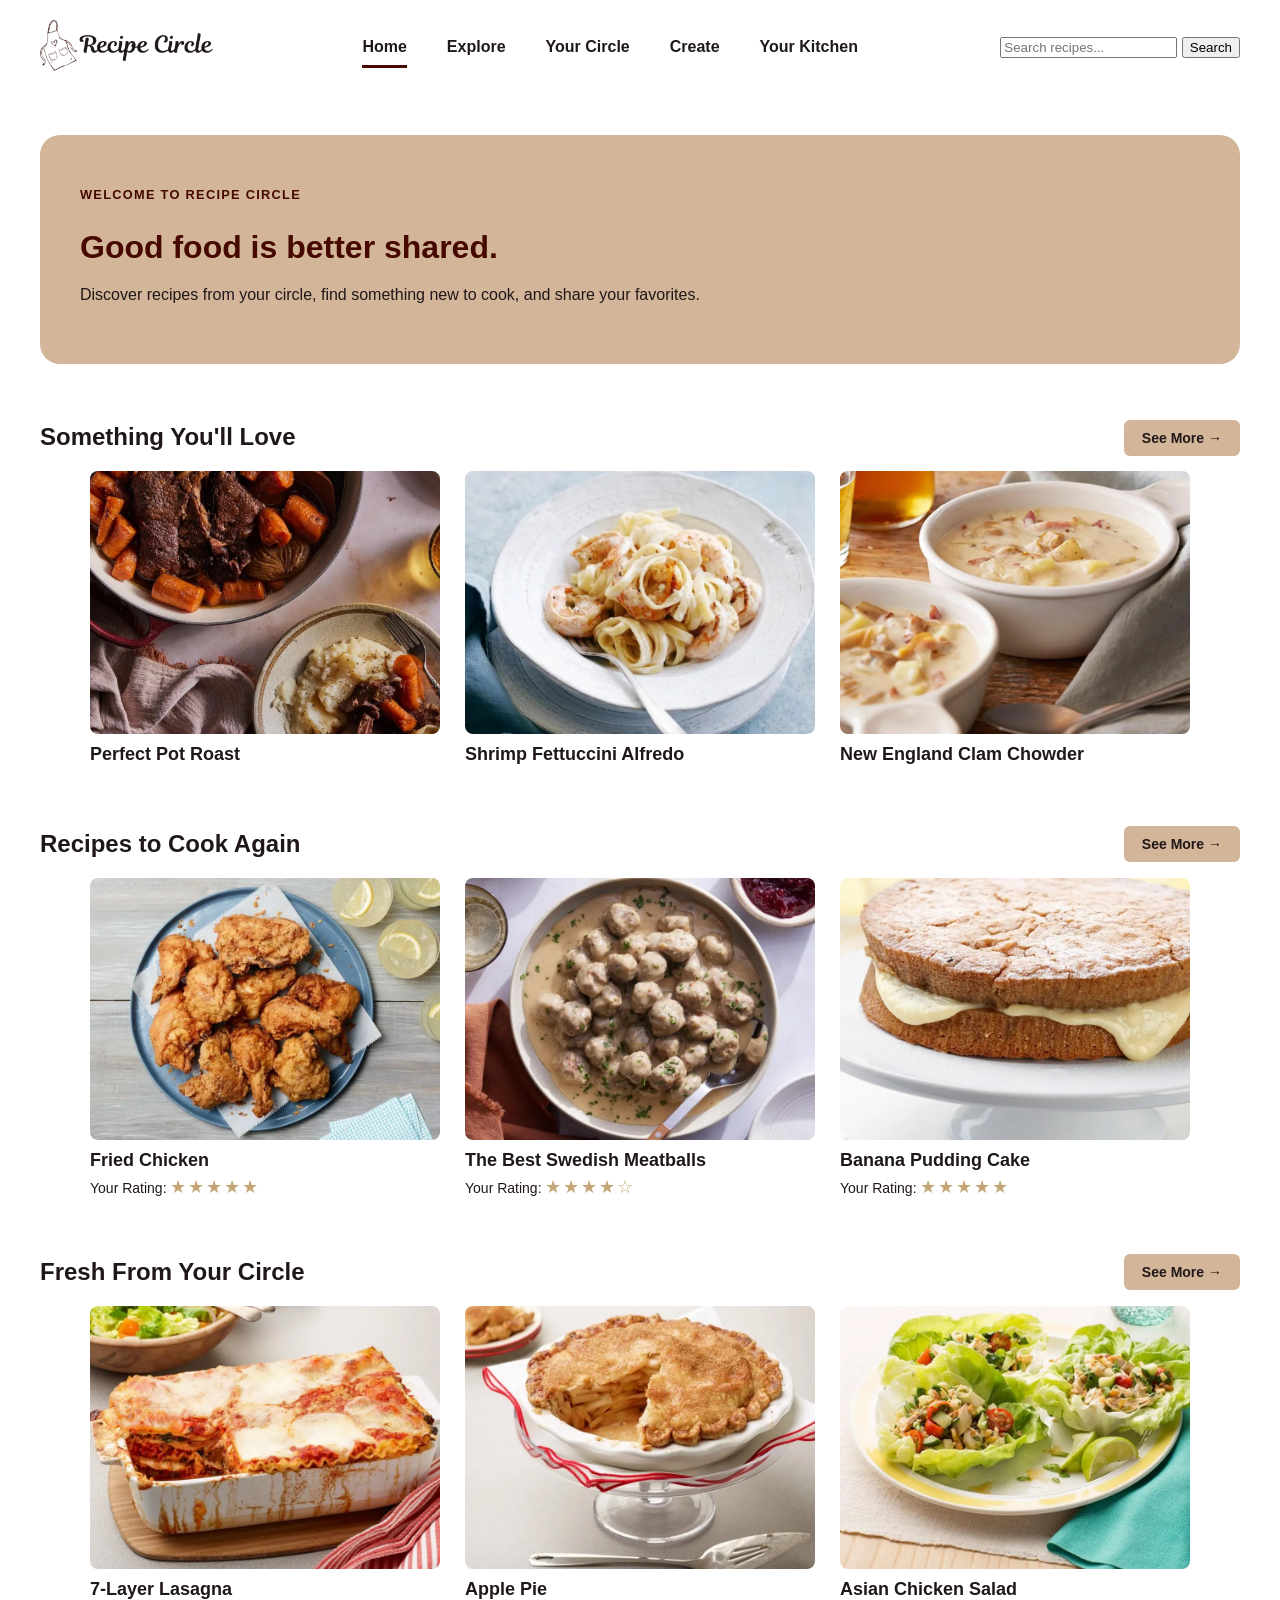
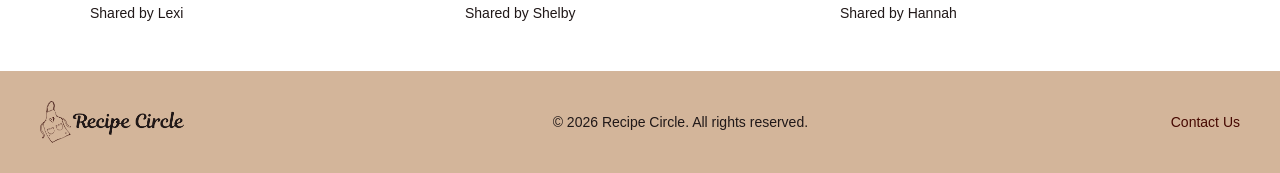
<file: index.html>
<!doctype html>
<html lang="en">
  <head>
    <meta charset="UTF-8" />
    <meta name="viewport" content="width=device-width, initial-scale=1.0" />
    <title>Recipe Circle | Home</title>
    <link rel="stylesheet" href="style.css" />
  </head>
  <body>
    <header>
      <div class="header-content">
        <a href="index.html">
          <img src="Images/logo.png" alt="Recipe Circle Logo" />
        </a>

        <nav>
          <ul>
            <li>
              <a href="index.html" class="active" aria-current="page">Home</a>
            </li>
            <li><a href="explore.html">Explore</a></li>
            <li><a href="yourcircle.html">Your Circle</a></li>
            <li><a href="create.html">Create</a></li>
            <li><a href="yourkitchen.html">Your Kitchen</a></li>
          </ul>
        </nav>

        <form action="#" method="get" class="search-form">
          <input type="search" name="search" placeholder="Search recipes..." />
          <button type="submit">Search</button>
        </form>
      </div>
    </header>

    <main>
      <section class="welcome-section">
        <p class="welcome-label">WELCOME TO RECIPE CIRCLE</p>

        <h1>Good food is better shared.</h1>

        <p class="welcome-description">
          Discover recipes from your circle, find something new to cook, and
          share your favorites.
        </p>
      </section>

      <!-- Something You'll Love -->
      <section class="recipe-section">
        <div class="section-heading">
          <h2>Something You'll Love</h2>
          <a href="explore.html" class="see-more">See More →</a>
        </div>

        <div class="recipe-grid">
          <article class="recipe-card">
            <div class="recipe-image">
              <img
                src="Images/Perfect Pot Roast.jpeg"
                alt="Perfect Pot Roast"
              />
            </div>
            <h3>Perfect Pot Roast</h3>
          </article>

          <article class="recipe-card">
            <div class="recipe-image">
              <img
                src="Images/Shrimp Fettuccini Alfredo.jpeg"
                alt="Shrimp Fettuccini Alfredo"
              />
            </div>
            <h3>Shrimp Fettuccini Alfredo</h3>
          </article>

          <article class="recipe-card">
            <div class="recipe-image">
              <img
                src="Images/New England Clam Chowder.jpeg"
                alt="New England Clam Chowder"
              />
            </div>
            <h3>New England Clam Chowder</h3>
          </article>
        </div>
      </section>

      <!-- Recipes to Cook Again -->
      <section class="recipe-section">
        <div class="section-heading">
          <h2>Recipes to Cook Again</h2>
          <a href="yourkitchen.html" class="see-more">See More →</a>
        </div>

        <div class="recipe-grid">
          <article class="recipe-card">
            <div class="recipe-image">
              <img src="Images/Fried Chicken.jpeg" alt="Fried Chicken" />
            </div>
            <h3>Fried Chicken</h3>
            <p>Your Rating: <span class="stars">★★★★★</span></p>
          </article>

          <article class="recipe-card">
            <div class="recipe-image">
              <img
                src="Images/The Best Swedish Meatballs.jpeg"
                alt="The Best Swedish Meatballs"
              />
            </div>
            <h3>The Best Swedish Meatballs</h3>
            <p>Your Rating: <span class="stars">★★★★☆</span></p>
          </article>

          <article class="recipe-card">
            <div class="recipe-image">
              <img
                src="Images/Banana Pudding Cake.jpeg"
                alt="Banana Pudding Cake"
              />
            </div>
            <h3>Banana Pudding Cake</h3>
            <p>Your Rating: <span class="stars">★★★★★</span></p>
          </article>
        </div>
      </section>

      <!-- Fresh From Your Circle -->
      <section class="recipe-section">
        <div class="section-heading">
          <h2>Fresh From Your Circle</h2>
          <a href="yourcircle.html" class="see-more">See More →</a>
        </div>

        <div class="recipe-grid">
          <article class="recipe-card">
            <div class="recipe-image">
              <img src="Images/7-Layer Lasagna.jpeg" alt="7-Layer Lasagna" />
            </div>
            <h3>7-Layer Lasagna</h3>
            <p>Shared by Lexi</p>
          </article>

          <article class="recipe-card">
            <div class="recipe-image">
              <img src="Images/Apple Pie.jpeg" alt="Apple Pie" />
            </div>
            <h3>Apple Pie</h3>
            <p>Shared by Shelby</p>
          </article>

          <article class="recipe-card">
            <div class="recipe-image">
              <img
                src="Images/Asian Chicken Salad.jpeg"
                alt="Asian Chicken Salad"
              />
            </div>
            <h3>Asian Chicken Salad</h3>
            <p>Shared by Hannah</p>
          </article>
        </div>
      </section>
    </main>

    <footer>
      <div class="footer-content">
        <a href="index.html">
          <img
            src="Images/logo.png"
            alt="Recipe Circle Logo"
            class="footer-logo"
          />
        </a>
        <p>&copy; 2026 Recipe Circle. All rights reserved.</p>
        <a href="mailto:hello@recipecircle.com">Contact Us</a>
      </div>
    </footer>
  </body>
</html>
</file>
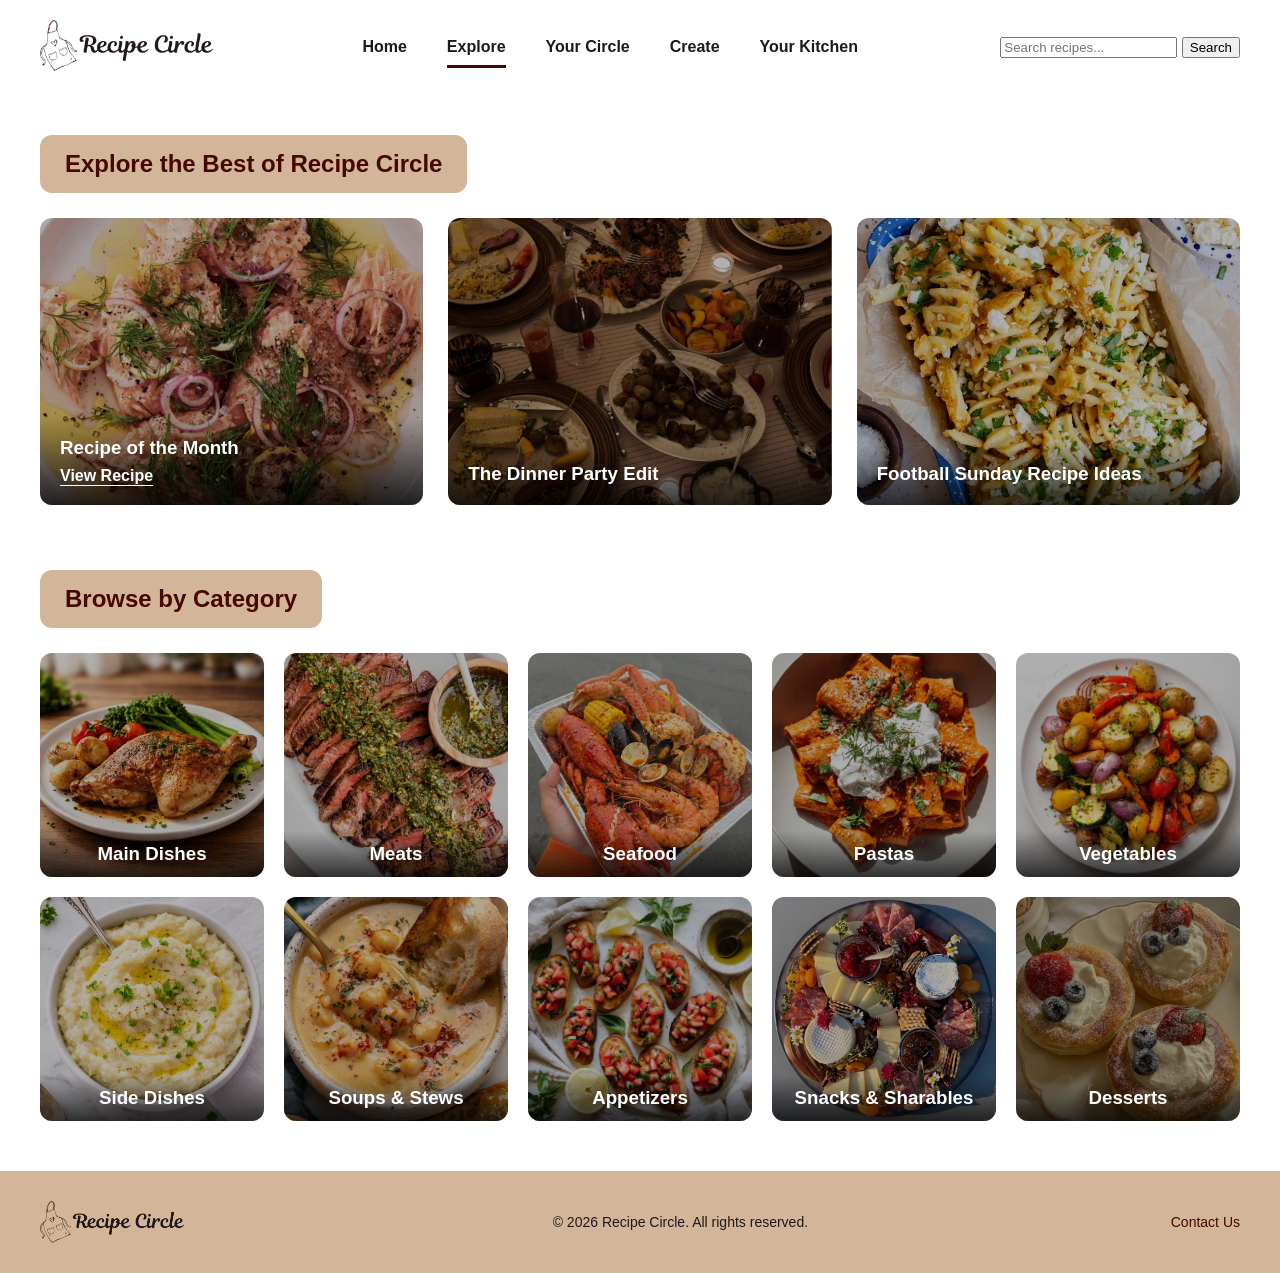
<file: explore.html>
<!doctype html>
<html lang="en">
  <head>
    <meta charset="UTF-8" />
    <meta name="viewport" content="width=device-width, initial-scale=1.0" />
    <title>Recipe Circle | Explore</title>
    <link rel="stylesheet" href="style.css" />
  </head>
  <body>
    <header>
      <div class="header-content">
        <a href="index.html">
          <img src="Images/logo.png" alt="Recipe Circle Logo" />
        </a>

        <nav>
          <ul>
            <li><a href="index.html">Home</a></li>
            <li>
              <a href="explore.html" class="active" aria-current="page"
                >Explore</a
              >
            </li>
            <li><a href="yourcircle.html">Your Circle</a></li>
            <li><a href="create.html">Create</a></li>
            <li><a href="yourkitchen.html">Your Kitchen</a></li>
          </ul>
        </nav>

        <form action="#" method="get" class="search-form">
          <input type="search" name="search" placeholder="Search recipes..." />
          <button type="submit">Search</button>
        </form>
      </div>
    </header>

    <main class="explore-main">
      <!-- Featured Section -->
      <section class="featured-section">
        <div class="explore-section-heading">
          <h1>Explore the Best of Recipe Circle</h1>
        </div>
        <div class="featured-grid">
          <article class="featured-card">
            <img
              src="Images/Alison Roman.jpeg"
              alt="Alison Roman's Buttered Salmon"
            />

            <div class="featured-card-content">
              <h3>Recipe of the Month</h3>
              <a
                href="https://www.alisoneroman.com/recipes/buttered-salmon/"
                target="_blank"
                rel="noopener noreferrer"
              >
                View Recipe
              </a>
            </div>
          </article>

          <article class="featured-card">
            <img src="Images/Dinner Party.jpeg" alt="Dinner party food" />
            <h3>The Dinner Party Edit</h3>
          </article>

          <article class="featured-card">
            <img src="Images/Football.jpeg" alt="Football Sunday food" />
            <h3>Football Sunday Recipe Ideas</h3>
          </article>
        </div>
      </section>

      <!-- Browse by Category Section -->
      <section class="category-section">
        <div class="explore-section-heading">
          <h2>Browse by Category</h2>
        </div>

        <div class="category-grid">
          <article class="category-card">
            <img src="Images/Main Dishes.jpeg" alt="Main Dishes" />
            <h3>Main Dishes</h3>
          </article>

          <article class="category-card">
            <img src="Images/Meats.jpeg" alt="Meats" />
            <h3>Meats</h3>
          </article>

          <article class="category-card">
            <img src="Images/Seafood.jpeg" alt="Seafood" />
            <h3>Seafood</h3>
          </article>

          <article class="category-card">
            <img src="Images/Pastas.jpeg" alt="Pastas" />
            <h3>Pastas</h3>
          </article>

          <article class="category-card">
            <img src="Images/Vegetables.jpeg" alt="Vegetables" />
            <h3>Vegetables</h3>
          </article>

          <article class="category-card">
            <img src="Images/Side Dishes.jpeg" alt="Side Dishes" />
            <h3>Side Dishes</h3>
          </article>

          <article class="category-card">
            <img src="Images/Soups &amp; Stews.jpeg" alt="Soups and Stews" />
            <h3>Soups &amp; Stews</h3>
          </article>

          <article class="category-card">
            <img src="Images/Appetizers.jpeg" alt="Appetizers" />
            <h3>Appetizers</h3>
          </article>

          <article class="category-card">
            <img
              src="Images/Snacks &amp; Sharables.jpeg"
              alt="Snacks and Sharables"
            />
            <h3>Snacks &amp; Sharables</h3>
          </article>

          <article class="category-card">
            <img src="Images/Desserts.jpeg" alt="Desserts" />
            <h3>Desserts</h3>
          </article>
        </div>
      </section>
    </main>

    <footer>
      <div class="footer-content">
        <a href="index.html">
          <img
            src="Images/logo.png"
            alt="Recipe Circle Logo"
            class="footer-logo"
          />
        </a>
        <p>&copy; 2026 Recipe Circle. All rights reserved.</p>
        <a href="mailto:hello@recipecircle.com">Contact Us</a>
      </div>
    </footer>
  </body>
</html>
</file>
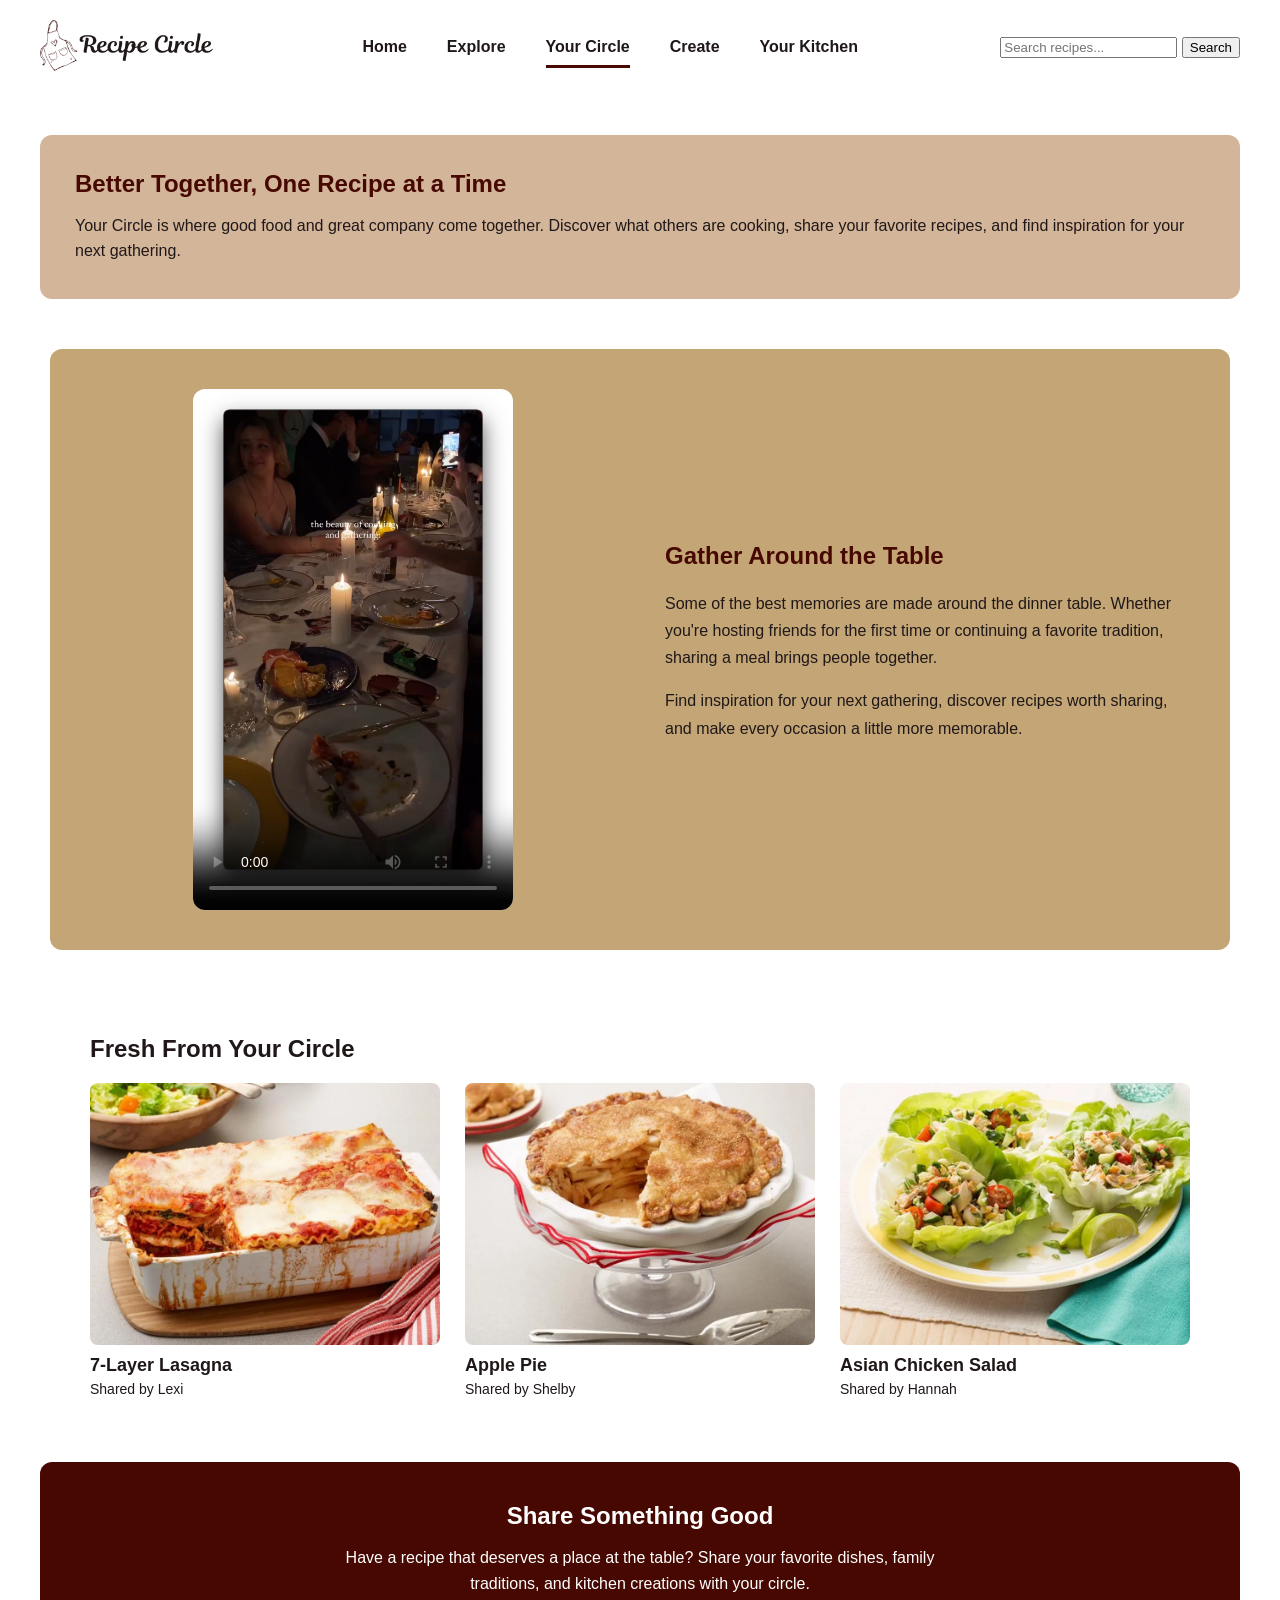
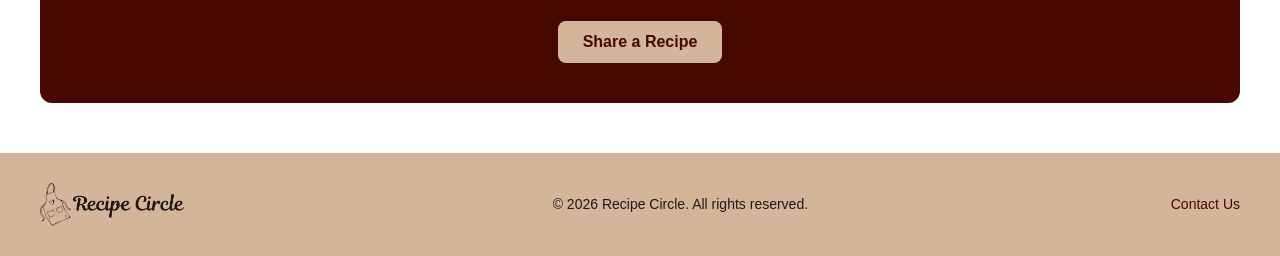
<file: yourcircle.html>
<!doctype html>
<html lang="en">
  <head>
    <meta charset="UTF-8" />
    <meta name="viewport" content="width=device-width, initial-scale=1.0" />
    <title>Recipe Circle | Your Circle</title>
    <link rel="stylesheet" href="style.css" />
  </head>
  <body>
    <header>
      <div class="header-content">
        <a href="index.html">
          <img src="Images/logo.png" alt="Recipe Circle Logo" />
        </a>

        <nav>
          <ul>
            <li><a href="index.html">Home</a></li>
            <li><a href="explore.html">Explore</a></li>
            <li>
              <a href="yourcircle.html" class="active" aria-current="page"
                >Your Circle</a
              >
            </li>
            <li><a href="create.html">Create</a></li>
            <li><a href="yourkitchen.html">Your Kitchen</a></li>
          </ul>
        </nav>

        <form action="#" method="get" class="search-form">
          <input type="search" name="search" placeholder="Search recipes..." />
          <button type="submit">Search</button>
        </form>
      </div>
    </header>

    <main class="yourcircle-main">
      <!-- Welcome Section -->
      <section class="circle-welcome">
        <h1>Better Together, One Recipe at a Time</h1>
        <p>
          Your Circle is where good food and great company come together.
          Discover what others are cooking, share your favorite recipes, and
          find inspiration for your next gathering.
        </p>
      </section>

      <!-- Gather Around the Table -->
      <section class="circle-video-section">
        <div class="circle-video">
          <video
            controls
            preload="metadata"
            poster="Images/Pic of Dinner Party Video .jpeg"
          >
            <source src="Videos/Dinner Party Video.mp4" type="video/mp4" />
            Your browser does not support HTML5 video.
          </video>
        </div>

        <div class="circle-video-content">
          <h2>Gather Around the Table</h2>
          <p>
            Some of the best memories are made around the dinner table. Whether
            you're hosting friends for the first time or continuing a favorite
            tradition, sharing a meal brings people together.
          </p>
          <p>
            Find inspiration for your next gathering, discover recipes worth
            sharing, and make every occasion a little more memorable.
          </p>
        </div>
      </section>

      <!-- Fresh From Your Circle -->
      <section class="recipe-section circle-recipes">
        <div class="section-heading">
          <h2>Fresh From Your Circle</h2>
        </div>

        <div class="recipe-grid">
          <article class="recipe-card">
            <div class="recipe-image">
              <img src="Images/7-Layer Lasagna.jpeg" alt="7-Layer Lasagna" />
            </div>
            <h3>7-Layer Lasagna</h3>
            <p>Shared by Lexi</p>
          </article>

          <article class="recipe-card">
            <div class="recipe-image">
              <img src="Images/Apple Pie.jpeg" alt="Apple Pie" />
            </div>
            <h3>Apple Pie</h3>
            <p>Shared by Shelby</p>
          </article>

          <article class="recipe-card">
            <div class="recipe-image">
              <img
                src="Images/Asian Chicken Salad.jpeg"
                alt="Asian Chicken Salad"
              />
            </div>
            <h3>Asian Chicken Salad</h3>
            <p>Shared by Hannah</p>
          </article>
        </div>
      </section>

      <!-- Share Something Good -->
      <section class="circle-share">
        <h2>Share Something Good</h2>
        <p>
          Have a recipe that deserves a place at the table? Share your favorite
          dishes, family traditions, and kitchen creations with your circle.
        </p>
        <a href="create.html" class="circle-share-button"> Share a Recipe </a>
      </section>
    </main>

    <footer>
      <div class="footer-content">
        <a href="index.html">
          <img
            src="Images/logo.png"
            alt="Recipe Circle Logo"
            class="footer-logo"
          />
        </a>
        <p>&copy; 2026 Recipe Circle. All rights reserved.</p>
        <a href="mailto:hello@recipecircle.com">Contact Us</a>
      </div>
    </footer>
  </body>
</html>
</file>
<file: style.css>
:root {
  --text: #201818;
  --background: #ffffff;
  --primary: #460801;
  --secondary: #d3b59a;
  --accent: #c3a576;
}

body {
  background-color: var(--background);
  color: var(--text);
  font-family: Arial, sans-serif;
  margin: 0;
}

header {
  background-color: var(--background);
  padding: 20px 40px;
}

.header-content {
  display: flex;
  align-items: center;
  justify-content: space-between;
  gap: 30px;
}

.header-content img {
  width: 180px;
  height: auto;
}

nav ul {
  display: flex;
  justify-content: center;
  gap: 40px;
  list-style-type: none;
  margin: 0;
  padding: 15px;
}

nav a {
  color: var(--text);
  text-decoration: none;
  font-weight: bold;
  font-size: 16px;
}

nav a.active {
  border-bottom: 3px solid var(--primary);
  padding-bottom: 10px;
}

/* Home Page Welcome Section */

.welcome-section {
  background-color: var(--secondary);
  border-radius: 20px;
  padding: 2.5em;
  margin: 40px;
}

.welcome-label {
  color: var(--primary);
  font-size: 0.8rem;
  font-weight: bold;
  letter-spacing: 0.1em;
  margin-bottom: 0.75em;
}

.welcome-section h1 {
  color: var(--primary);
  font-size: 2rem;
  margin-bottom: 0.5em;
}

.welcome-description {
  color: var(--text);
  font-size: 1rem;
  line-height: 1.6;
}

.recipe-section {
  margin: 40px;
}

.recipe-section h2 {
  color: var(--text);
  font-size: 24px;
  margin-bottom: 20px;
}

.recipe-grid {
  display: grid;
  grid-template-columns: repeat(3, minmax(0, 1fr));
  gap: 25px;
  max-width: 1100px;
  margin: 0 auto;
  justify-items: center;
}

.recipe-image {
  width: 100%;
  aspect-ratio: 4 / 3;
  overflow: hidden;
  border-radius: 8px;
}

.recipe-image img {
  width: 100%;
  height: 100%;
  object-fit: cover;
  object-position: center;
  display: block;
}
.recipe-card {
  width: 100%;
  max-width: 350px;
}

.recipe-card h3 {
  font-size: 18px;
  margin: 10px 0 5px;
}

.recipe-card p {
  font-size: 14px;
  color: var(--text);
  margin: 0;
}

.section-heading {
  display: flex;
  justify-content: space-between;
  align-items: center;
}

.see-more {
  background-color: var(--secondary);
  color: var(--text);
  padding: 10px 18px;
  border-radius: 6px;
  text-decoration: none;
  font-size: 14px;
  font-weight: bold;
}

.see-more:hover {
  background-color: var(--accent);
}

.stars {
  color: var(--accent);
  font-size: 18px;
  letter-spacing: 2px;
}

footer {
  background-color: var(--secondary);
  padding: 30px 40px;
  margin-top: 50px;
}

.footer-content {
  display: flex;
  justify-content: space-between;
  align-items: center;
  gap: 20px;
}

.footer-content p {
  margin: 0;
  font-size: 14px;
}

.footer-logo {
  width: 150px;
  height: auto;
  display: block;
}

.footer-content a {
  color: var(--primary);
  text-decoration: none;
  font-size: 14px;
}

.footer-content a:hover {
  text-decoration: underline;
}

/* Explore Page */

.featured-grid {
  display: grid;
  grid-template-columns: repeat(3, minmax(0, 1fr));
  gap: 25px;
}

.featured-card {
  position: relative;
  aspect-ratio: 4 / 3;
  overflow: hidden;
  border-radius: 12px;
}

.featured-card img {
  width: 100%;
  height: 100%;
  object-fit: cover;
  filter: brightness(70%);
}

.featured-card h3 {
  position: absolute;
  bottom: 0;
  left: 0;
  right: 0;
  margin: 0;
  padding: 20px;
  color: white;
  background: linear-gradient(transparent, rgba(0, 0, 0, 0.7));
}

/* Browse by Category */

.category-grid {
  display: grid;
  grid-template-columns: repeat(5, minmax(0, 1fr));
  gap: 20px;
}

.category-card {
  position: relative;
  aspect-ratio: 1 / 1;
  overflow: hidden;
  border-radius: 12px;
}

.category-card img {
  width: 100%;
  height: 100%;
  object-fit: cover;
  filter: brightness(70%);
}

.category-card h3 {
  position: absolute;
  bottom: 0;
  left: 0;
  right: 0;
  margin: 0;
  padding: 12px;
  color: white;
  text-align: center;
  background: linear-gradient(transparent, rgba(0, 0, 0, 0.7));
}

/* Explore Section Headings */

.explore-section-heading {
  display: table;
  background-color: var(--secondary);
  border-radius: 12px;
  padding: 15px 25px;
  margin-bottom: 25px;
}

.explore-section-heading h1,
.explore-section-heading h2 {
  color: var(--primary);
  margin: 0;
}

/* Space Between Explore Sections */

.featured-section {
  margin-bottom: 65px;
}

/* Alison Roman Recipe Link */

.featured-card-content {
  position: absolute;
  bottom: 0;
  left: 0;
  right: 0;
  padding: 20px;
  background: linear-gradient(transparent, rgba(0, 0, 0, 0.8));
}

.featured-card-content h3 {
  position: static;
  padding: 0;
  margin: 0 0 8px;
  color: white;
  background: none;
}

.featured-card-content a {
  color: white;
  font-weight: bold;
  text-decoration: underline;
  text-underline-offset: 4px;
}

.featured-card-content a:hover {
  color: var(--secondary);
}

/* Explore Page Margins */

.explore-main {
  margin: 40px;
}

/* ========================================
   YOUR CIRCLE PAGE
======================================== */

.yourcircle-main {
  margin: 40px;
}

/* Welcome Section */
.circle-welcome {
  background-color: var(--secondary);
  padding: 35px;
  border-radius: 12px;
  margin-bottom: 50px;
}

.circle-welcome h1 {
  color: var(--primary);
  margin: 0 0 15px;
}

.circle-welcome p {
  margin: 0;
  line-height: 1.6;
}

/* Video Section */
.circle-video-section {
  display: grid;
  grid-template-columns: 1fr 1fr;
  align-items: center;
  gap: 50px;
  max-width: 1100px;
  margin: 0 auto 65px;
  padding: 40px;
  background-color: var(--accent);
  border-radius: 12px;
}

.circle-video {
  display: flex;
  justify-content: center;
}

.circle-video video {
  display: block;
  width: 100%;
  max-width: 320px;
  height: auto;
  border-radius: 12px;
}

.circle-video-content h2 {
  color: var(--primary);
  margin-top: 0;
  margin-bottom: 20px;
}

.circle-video-content p {
  line-height: 1.7;
  margin-bottom: 15px;
}

/* Community Recipes */
.circle-recipes {
  max-width: 1100px;
  margin: 0 auto 65px;
}

/* Share Section */
.circle-share {
  background-color: var(--primary);
  padding: 40px;
  border-radius: 12px;
  text-align: center;
}

.circle-share h2 {
  color: white;
  margin: 0 0 15px;
}

.circle-share p {
  color: white;
  max-width: 650px;
  margin: 0 auto 25px;
  line-height: 1.6;
}

.circle-share-button {
  display: inline-block;
  background-color: var(--secondary);
  color: var(--primary);
  padding: 12px 25px;
  border-radius: 8px;
  text-decoration: none;
  font-weight: bold;
}

.circle-share-button:hover {
  background-color: var(--accent);
  color: var(--primary);
}

@media (max-width: 1200px) {
  .recipe-grid {
    grid-template-columns: repeat(2, minmax(0, 1fr));
  }

  .header-content {
    flex-direction: column;
    gap: 20px;
  }
  .featured-grid {
    grid-template-columns: repeat(2, minmax(0, 1fr));
  }

  .category-grid {
    grid-template-columns: repeat(3, minmax(0, 1fr));
  }
  .circle-video-section {
    gap: 30px;
  }
}

@media (max-width: 700px) {
  .recipe-grid {
    grid-template-columns: 1fr;
  }
  .welcome-section {
    padding: 1.5em;
    margin: 20px;
  }

  .welcome-section h1 {
    font-size: 1.5rem;
  }
  nav ul {
    gap: 15px;
    padding: 10px 0;
  }

  nav a {
    font-size: 14px;
    white-space: nowrap;
  }
  .featured-grid {
    grid-template-columns: 1fr;
  }

  .category-grid {
    grid-template-columns: repeat(2, minmax(0, 1fr));
  }
  .yourcircle-main {
    margin: 20px;
  }

  .circle-welcome {
    padding: 25px;
  }

  .circle-video-section {
    grid-template-columns: 1fr;
    gap: 25px;
  }

  .circle-video video {
    max-width: 280px;
  }

  .circle-share {
    padding: 30px 20px;
  }
}
</file>
